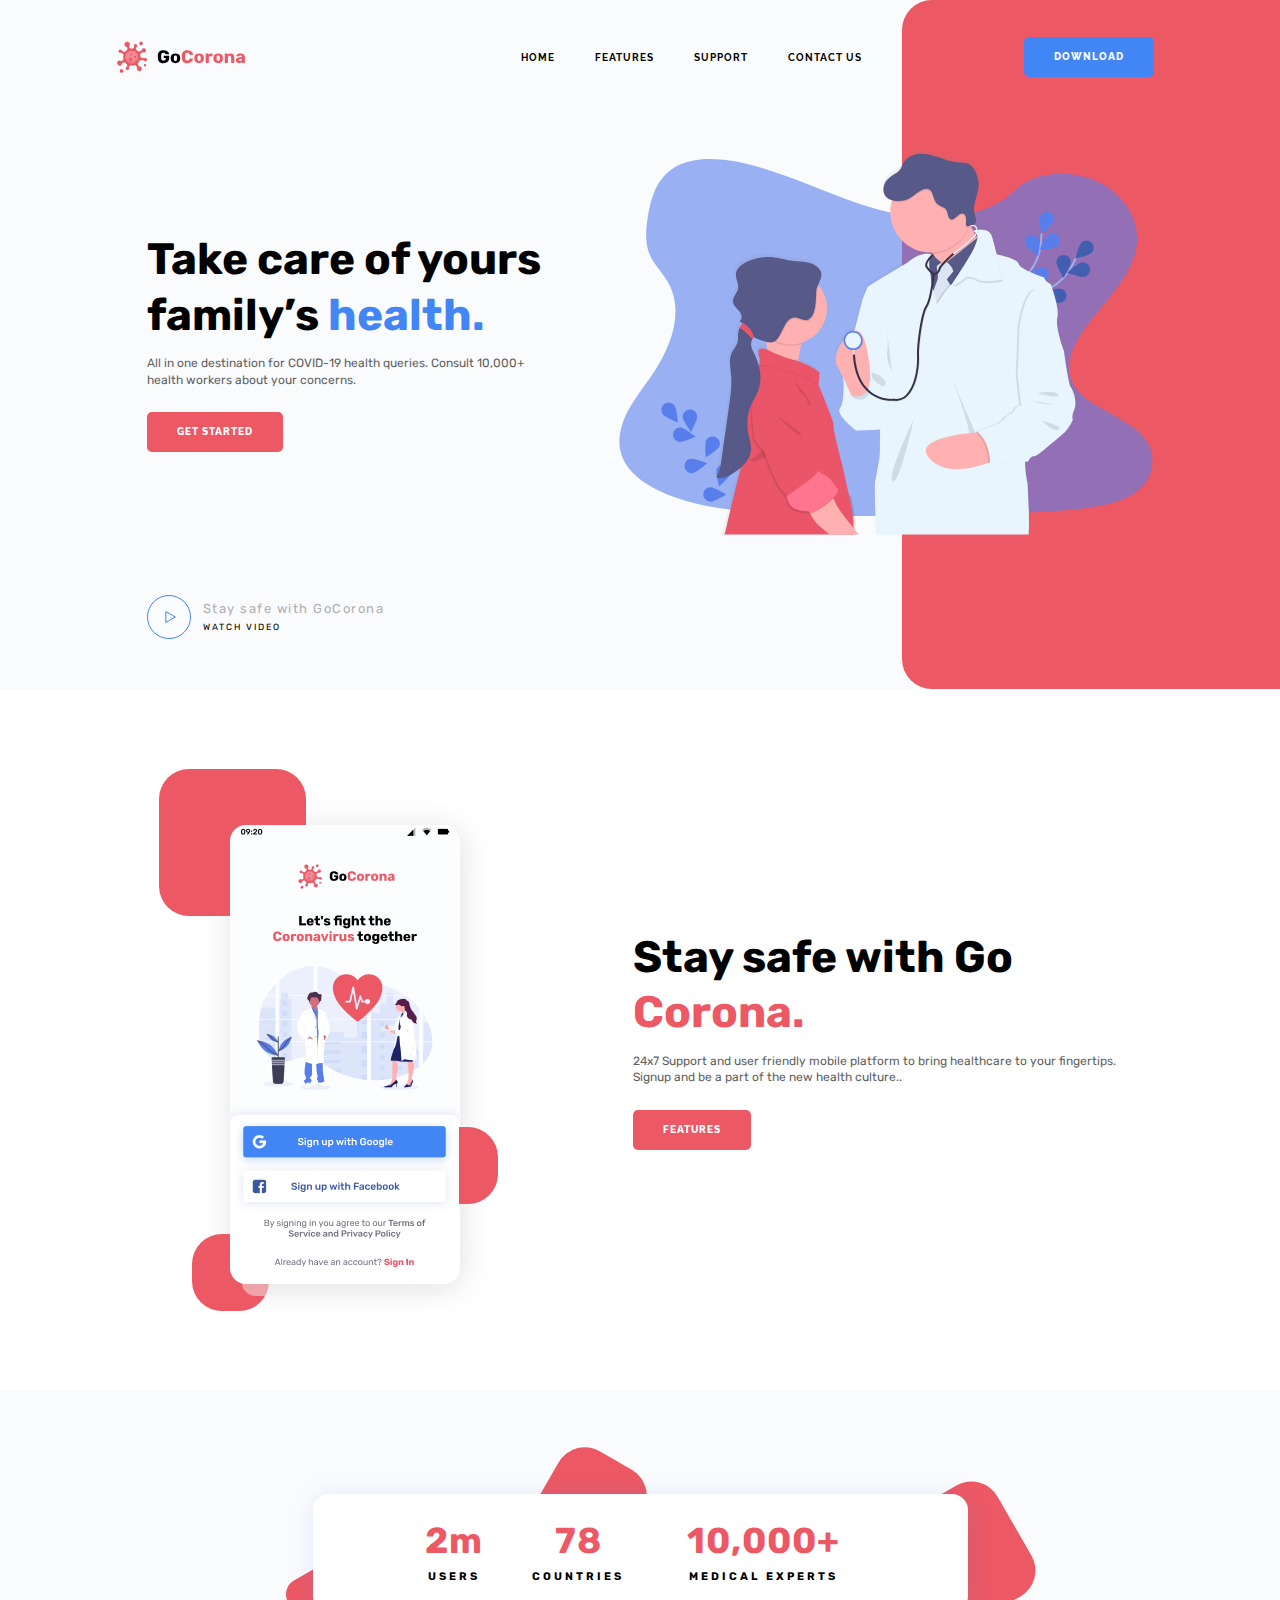
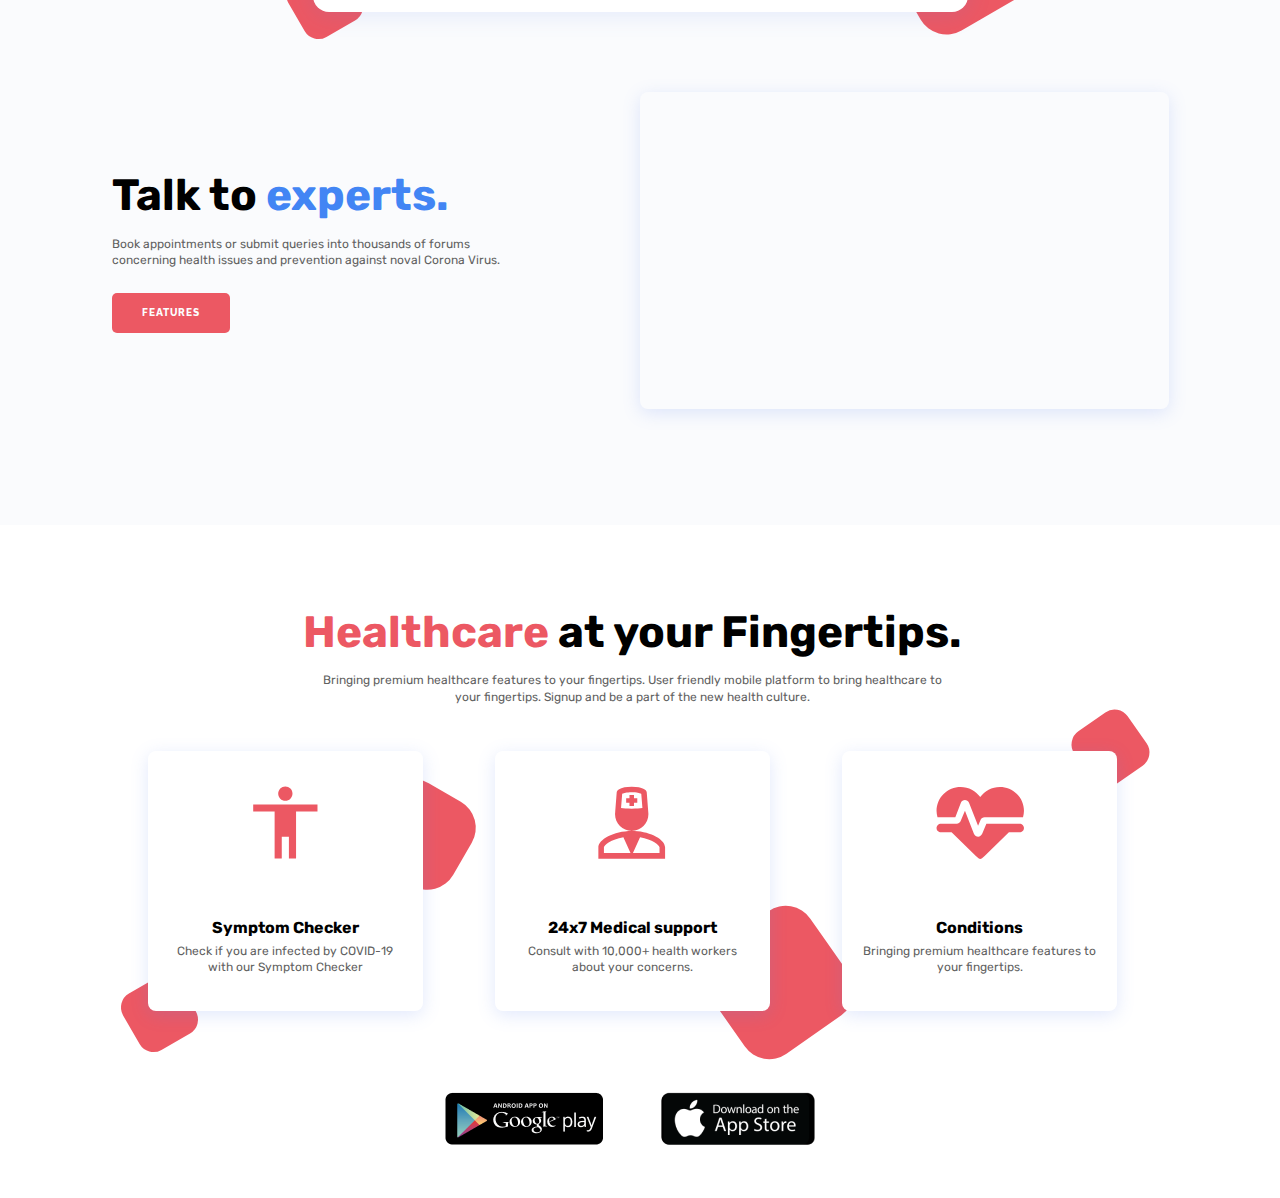
<file: GoCorona/index.html>
<!DOCTYPE html>
<html lang="en">

<head>
	<meta charset="UTF-8">
	<meta http-equiv="X-UA-Compatible" content="IE=edge">
	<meta name="viewport" content="width=device-width, initial-scale=1.0">
	<link href="https://fonts.googleapis.com/css?family=Rubik:regular,700&display=swap" rel="stylesheet" />
	<link href="https://fonts.googleapis.com/css?family=Raleway:700,800&display=swap" rel="stylesheet" />
	<link rel="stylesheet" href="./css/style.css">
	<title>Document</title>

</head>

<body>
	<div class="wrapper">
		<header id="open" class="header">
			<div id="close" class="header__container">
				<a href="" class="header__logo">
					<img src="./img/logo.svg" alt="logo">
				</a>
				<div class="header__menu menu">
					<nav class="menu__body">
						<ul class="menu__list">
							<li class="menu__item"><a href="" class="menu__link">HOME</a></li>
							<li class="menu__item"><a href="" class="menu__link">FEATURES</a></li>
							<li class="menu__item"><a href="" class="menu__link">SUPPORT</a></li>
							<li class="menu__item"><a href="" class="menu__link">CONTACT US</a></li>
						</ul>
					</nav>
				</div>
				<div class="header__button">
					<a href="" class="button button_blue">DOWNLOAD</a>
					<a href="#open" class="icon__menu"><span></span></a>
					<a href="#close" class="close-icon__menu"></a>
				</div>
			</div>
		</header>
		<main>
			<section class="get-started">
				<div class="get-started__container">
					<div class="get-started__content">
						<div class="get-started__block-text block-text">
							<h1 class="block-text__title block-text__title_blue">Take care of yours family’s
								<span>health.</span>
							</h1>
							<div class="block-text__text">All in one destination for COVID-19 health queries. Consult 10,000+
								health workers about your concerns.</div>
							<a href="" class="block-text__button button">GET STARTED</a>
						</div>
					</div>
					<div class="get-started__image">
						<img src="img/get-started/image.svg" alt="image">
					</div>
					<div class="get-started__video">
						<a href="" class="video-get-started">
							<div class="video-get-started__icon">
								<img src="img/get-started/play.svg" alt="button play">
							</div>
							<div class="video-get-started__body">
								<div class="video-get-started__title">Stay safe with GoCorona</div>
								<div class="video-get-started__text">Watch Video</div>
							</div>
						</a>
					</div>
				</div>
			</section>
			<section class="stay-safe">
				<div class="stay-safe__container">
					<div class="stay-safe__media">
						<div class="media-stay-safe">
							<div class="media-stay-safe__image">
								<img src="img/stay-safe/app.png" alt="app">
							</div>
							<div class="media-stay-safe__item media-stay-safe__item_1"></div>
							<div class="media-stay-safe__item media-stay-safe__item_2"></div>
							<div class="media-stay-safe__item media-stay-safe__item_3"></div>
						</div>
					</div>
					<div class="stay-safe__content">
						<div class="stay-safe__block-text block-text">
							<h2 class="block-text__title">Stay safe with Go <span>Corona.</span>
							</h2>
							<div class="block-text__text">24x7 Support and user friendly mobile platform to bring healthcare to
								your fingertips. Signup and be a part of the new health culture..</div>
							<a href="" class="block-text__button button">Features</a>
						</div>
					</div>
				</div>
			</section>
			<section class="experts">
				<div class="experts__container">
					<div class="experts__statistics statistics-experts">
						<div class="statistics-experts__body body-statistics-experts">
							<div class="body-statistics-expert__item">
								<div class="body-statistics-experts__value">2m</div>
								<div class="body-statistics-experts__text">Users</div>
							</div>
							<div class="body-statistics-expert__item">
								<div class="body-statistics-experts__value">78</div>
								<div class="body-statistics-experts__text">Countries</div>
							</div>
							<div class="body-statistics-expert__item">
								<div class="body-statistics-experts__value">10,000+</div>
								<div class="body-statistics-experts__text">Medical experts</div>
							</div>
						</div>
						<div class="statistics-experts__decor statistics-experts__decor_1"></div>
						<div class="statistics-experts__decor statistics-experts__decor_2"></div>
						<div class="statistics-experts__decor statistics-experts__decor_3"></div>
					</div>
					<div class="experts__body">
						<div class="experts__content">
							<div class="experts__block-text block-text">
								<h2 class="block-text__title block-text__title_blue">Talk to<span> experts.</span></h2>
								<div class="block-text__text">Book appointments or submit queries into thousands of forums
									concerning health issues and prevention against noval Corona Virus.</div>
								<a href="" class="block-text__button button">Features</a>
							</div>
						</div>
						<div class="experts__video">
							<iframe src="https://www.youtube.com/embed/DSAtgK1ZYLg" title="YouTube video player"
								frameborder="0"
								allow="accelerometer; autoplay; clipboard-write; encrypted-media; gyroscope; picture-in-picture"
								allowfullscreen></iframe>
						</div>
					</div>
				</div>
			</section>
			<section class="healthcare">
				<div class="healthcare__container">
					<div class="healthcare__block-text block-text block-text_center">
						<h2 class="block-text__title"><span>Healthcare</span> at your Fingertips.</h2>
						<div class="block-text__text block-text__text_mw">Bringing premium healthcare features to your
							fingertips. User friendly mobile platform to bring healthcare to your fingertips. Signup and be a
							part
							of the new health culture.</div>
					</div>
					<div class="healthcare__items">
						<div class="healthcare__column healthcare__column_1">
							<div class="healthcare__item item-healthcare">
								<div class="item-healthcare__icon">
									<img src="../GoCorona/img/healthcare/01.svg" alt="icon1">
								</div>
								<div class="item-healthcare__title">Symptom Checker</div>
								<div class="item-healthcare__text">Check if you are infected by COVID-19 with our Symptom
									Checker
								</div>
							</div>
						</div>
						<div class="healthcare__column healthcare__column_2">
							<div class="healthcare__item item-healthcare">
								<div class="item-healthcare__icon">
									<img src="../GoCorona/img/healthcare/02.svg" alt="icon2">
								</div>
								<div class="item-healthcare__title">24x7 Medical support</div>
								<div class="item-healthcare__text">Consult with 10,000+ health workers about your concerns.
								</div>
							</div>
						</div>
						<div class="healthcare__column healthcare__column_3">
							<div class="healthcare__item item-healthcare">
								<div class="item-healthcare__icon">
									<img src="../GoCorona/img/healthcare/03.svg" alt="icon3">
								</div>
								<div class="item-healthcare__title">Conditions</div>
								<div class="item-healthcare__text">Bringing premium healthcare features to your fingertips.
								</div>
							</div>
						</div>
					</div>
				</div>
			</section>
		</main>
		<footer class="footer">
			<div class="footer__container">
				<div class="footer__items">
					<a href="#" class="footer__item">
						<img src="../GoCorona/img/google-play.png" alt="google">
					</a>
					<a href="#" class="footer__item">
						<img src="../GoCorona/img/app-store.png" alt="app-store">
					</a>
				</div>
			</div>
		</footer>
	</div>
</body>

</html>
</file>
<file: GoCorona/css/style.css>
/*Обнуление*/
*,
*::before,
*::after {
	padding: 0;
	margin: 0;
	border: 0;
	box-sizing: border-box;
}

a {
	text-decoration: none;
}

ul,
ol,
li {
	list-style: none;
}

img {
	vertical-align: top;
}

h1,
h2,
h3,
h4,
h5,
h6 {
	font-size: inherit;
	font-weight: inherit;
}

html,
body {
	height: 100%;
	line-height: 1;
}

body {
	font-family: Rubik;
	font-size: 12px;
	color: #616161;
}

/* --------------------- */
.wrapper {
	overflow: hidden;
	display: flex;
	flex-direction: column;
	min-height: 100%;
}

/* -------------------- */

.main {
	flex: 1 1 auto;
}

[class*="__container"] {
	max-width: 1057px;
	margin: 0px auto;
	padding: 0px 15px 0px 0px;
}

/* PC */
@media (max-width: 1087px) {
	[class*="__container"] {
		max-width: 970px;
	}
}

/* TABLET */
@media (max-width: 991.98px) {
	[class*="__container"] {
		max-width: 750px;
	}
}

/* MOBILE */
@media (max-width: 767.98px) {
	[class*="__container"] {
		max-width: none;
	}
}

/* MOBILE SMALL */
@media (max-width: 479.98px) {}

.header {
	position: absolute;
	width: 100%;
	top: 0px;
	left: 0px;
	z-index: 50;
}

.header__container {
	display: flex;
	min-height: 114px;
	align-items: center;
}

.header__logo {
	position: relative;
	z-index: 5;
}

.header__menu {
	flex: 1 1 auto;
}

.header__button {
	position: relative;
	z-index: 5;
	flex: 0 0 252px;
	display: flex;
	justify-content: flex-end;
	align-items: center;
}

.menu {
	display: flex;
	justify-content: flex-end;
}

.menu__list {
	display: flex;
}

.menu__item {
	margin: 0px 40px 0px 0px;
}

.menu__link {
	font-family: Raleway;
	text-transform: uppercase;
	font-weight: 700;
	font-size: 10px;
	line-height: 1.2;
	color: #000;
	letter-spacing: 1px;
}

.menu__link:hover {
	text-decoration: underline;
}

@media (max-width: 991.98px) {
	.header__container {
		min-height: 80px;
	}

	.header__button {
		flex: 0 0 170px;
	}

	.menu__item {
		margin: 0px 30px 0px 0px;
	}
}

@media (max-width: 767.98px) {
	.menu__body {
		position: fixed;
		top: 0px;
		left: -100%;
		width: 100%;
		height: 100%;
		overflow: auto;
		background-color: #fff;
		padding: 90px 15px 30px 15px;
		transition: left 0.3s ease 0s;
	}

	.header:target .menu__body {
		left: 0;
	}

	.header:target .menu__body::before {
		content: "";
		position: fixed;
		top: 0;
		left: 0;
		height: 80px;
		width: 100%;
		background-color: #fff;
	}

	.menu__list {
		flex-direction: column;
		justify-content: center;
		align-items: center;
	}

	.menu__item {
		margin: 0px 0px 25px 0px;
	}

	.menu__item:last-child {
		margin: 0px;
	}

	.menu__link {
		font-size: 20px;
	}
}

@media (max-width: 479.98px) {
	.header__logo {
		flex: 0 0 40px;
		overflow: hidden;
	}
}

/* ---------------------------------- */
.button {
	display: inline-block;
	font-family: Raleway;
	text-transform: uppercase;
	font-weight: 800;
	font-size: 10px;
	line-height: 1.2;
	letter-spacing: 1px;
	color: #FCFDFE;
	padding: 14px 30px;
	border-radius: 5px;
	background-color: #EC5863;
	transition: background-color 0.3s ease 0s;
}

.button:hover {
	background-color: #f0868d;
}

.button_blue {
	background-color: #4285F4;
}

.button:hover {
	background-color: #80abf0;
}

/* -------------------------------- */
.close-icon__menu,
.icon__menu {
	display: none;
}

@media (max-width: 767.98px) {
	.icon__menu {
		display: flex;
		position: relative;
		flex: 0 0 30px;
		height: 18px;
		flex-direction: column;
		justify-content: space-between;
		margin: 0px 0px 0px 20px;
	}

	.icon__menu::before,
	.icon__menu::after {
		content: "";
		background-color: #000;
		height: 2px;
	}

	.icon__menu span {
		height: 2px;
		background-color: #000;
	}

	.close-icon__menu {
		flex: 0 0 30px;
		height: 30px;
		position: relative;
		margin: 0px 0px 0px 20px;
	}

	.close-icon__menu::before,
	.close-icon__menu::after {
		content: "";
		position: absolute;
		top: 50%;
		left: 0;
		width: 100%;
		background-color: #000;
		height: 2px;
	}

	.close-icon__menu::before {
		transform: rotate(45deg);
	}

	.close-icon__menu::after {
		transform: rotate(-45deg);
	}

	.header:target .icon__menu {
		display: none;
	}

	.header:target .close-icon__menu {
		display: flex;
	}
}

/* =============================================== */
.block-text {}

.block-text_center {
	text-align: center;
}

.block-text__title {
	font-weight: 700;
	font-size: 44px;
	line-height: 126%;
	color: #000;
}

.block-text__title:not(:last-child) {
	margin: 0px 0px 12px 0px;
}

.block-text__title span {
	color: #EC5863;
}

.block-text__title_blue span {
	color: #4285F4;
}

.block-text__text {
	line-height: 138.5%;
}

.block-text__text_mw {
	max-width: 620px;
	margin: 0px auto;
}

.block-text__text:not(:last-child) {
	margin: 0px 0px 24px 0px;
}

.block-text__button {}

@media (max-width: 767.98px) {
	.block-text__title {
		font-size: 34px;
	}
}

/* =============================================== */
.get-started {
	background-color: #FAFBFD;
}

.get-started__container {
	padding: 150px 15px 50px 15px;
	display: flex;
	align-items: center;
	flex-wrap: wrap;
	position: relative;
}

.get-started__container::before {
	content: "";
	position: absolute;
	width: 100vw;
	height: 100%;
	right: 267px;
	top: 0;
	transform: translate(100%, 0px);
	border-radius: 30px 0px 0px 30px;
	background-color: #EC5863;
}

.get-started__content {
	flex: 0 1 48%;
	padding: 0px 20px;
}

.get-started__block-text {
	max-width: 410px;
}

.get-started__video {
	flex: 1 1 100%;
	margin: 60px 0px 0px 20px;
}

.get-started__image {
	flex: 0 1 52%;
	position: relative;
	z-index: 2;
}

.get-started__image img {
	max-width: 100%;
}

.video-get-started {
	display: inline-flex;
	align-items: center;
}

.video-get-started__icon {
	flex: 0 0 44px;
}

.video-get-started__body {
	padding: 0px 0px 0px 12px;
}

.video-get-started__title {
	color: #B0B0B0;
	font-size: 13px;
	line-height: 126%;
	letter-spacing: 1.5px;
}

.video-get-started__title:not(:last-child) {
	margin: 0px 0px 5px 0px;
}

.video-get-started__text {
	text-transform: uppercase;
	font-size: 9px;
	color: #000;
	line-height: 126%;
	letter-spacing: 2px;
}

@media (max-width: 991.98px) {
	.get-started__container::before {
		right: 185px;
		border-radius: 20px 0px 0px 20px;
	}
}

@media (max-width: 767.98px) {
	.get-started__container {
		padding: 100px 15px 30px 15px;
	}

	.get-started__container::before {
		display: none;
	}

	.get-started__block-text {
		max-width: none;
	}

	.get-started__content {
		flex: 1 1 100%;
		padding: 0;
	}

	.get-started__image {
		flex: 1 1 100%;
		text-align: center;
		padding: 30px 0;
	}

	.get-started__video {
		padding: 0;
	}
}

/* ===================================================== */
.stay-safe {
	padding: 80px 0px;
}

.stay-safe__container {
	display: flex;
	align-items: center;
}

.stay-safe__media {
	flex: 0 1 50%;

}

.stay-safe__content {
	flex: 0 1 50%;
}

.stay-safe__block-text {}

.media-stay-safe {
	width: 373px;
	padding: 56px 0px 27px 0px;
	text-align: center;
	position: relative;
}

.media-stay-safe__image {
	display: inline-block;
	box-shadow: 2px 4px 32px rgba(0, 0, 0, 0.12);
	border-radius: 16px;
	position: relative;
	width: 61.5%;
}

.media-stay-safe__image img {
	position: relative;
	z-index: 5;
	max-width: 100%;
}

.media-stay-safe__image::after {
	content: "";
	position: absolute;
	bottom: -12px;
	left: 12px;
	width: 206px;
	height: 27px;
	z-index: 2;
	background: rgba(240, 240, 240, 0.49);
	border-radius: 16px;
}

.media-stay-safe__item {
	position: absolute;
	background-color: #EC5863;
	border-radius: 30px;
	width: 77px;
	height: 77px;
}

.media-stay-safe__item_1 {
	top: 0;
	left: 0;
	width: 147px;
	height: 147px;
}

.media-stay-safe__item_2 {
	bottom: 0;
	left: 33px;
}

.media-stay-safe__item_3 {
	bottom: 107px;
	right: 34px;
}

@media (max-width: 991.98px) {
	.stay-safe {
		padding: 40px 0;
	}
}

@media (min-width: 991.98px) {
	.stay-safe__media {
		padding: 0px 0px 0px 47px;
	}
}

@media (max-width: 767.98px) {
	.stay-safe {
		padding: 30px 20px;
	}

	.stay-safe__container {
		flex-direction: column-reverse;
	}

	.stay-safe__content {
		margin: 0px 0px 30px 0px;
	}
}

@media (max-width: 479.98px) {
	.media-stay-safe {
		width: 290px;
	}
}

/* ====================================================== */
.experts {
	background-color: #FAFBFD;
	padding: 103px 0px 116px 0px;

}

.experts__container {
	padding: 0px;
}

.experts__statistics {}

.experts__block-text {
	max-width: 400px;
}

.statistics-experts {
	max-width: 655px;
	margin: 0px auto;
	position: relative;
}

.experts__body {
	display: flex;
	align-items: center;
}

.experts__content {
	flex: 0 1 50%;
	padding: 0px 20px 0px 0px;
}

.experts__video {
	flex: 0 1 50%;
	padding: 0px 0px 30% 0px;
	position: relative;
	box-shadow: 0px 4px 18px rgba(88, 126, 236, 0.18);
	border-radius: 8px;
	overflow: hidden;
}

.experts__video iframe {
	position: absolute;
	width: 100%;
	height: 100%;
	top: 0;
	left: 0;
	object-fit: cover;
}

@media (max-width: 767.98px) {
	.experts {
		padding: 80px 0px 30 0px;
	}

	.experts__body {
		align-items: stretch;
		flex-direction: column;
	}

	.experts__video {
		padding: 0px 0px 58% 0px;
	}

	.experts__content {
		padding: 0px;
		margin: 0px0px 30px 0px;
	}
}

.statistics-experts__body {
	background-color: #FFFFFF;
	box-shadow: 0px 2px 24px rgba(88, 126, 236, 0.15);
	border-radius: 16px;
	position: relative;
	z-index: 2;
	margin: 0px 0px 80px 0px;
}

.statistics-experts__decor {
	position: absolute;
	background-color: #EC5863;
	border-radius: 30px;
}

.statistics-experts__decor_1 {
	width: 65px;
	height: 65px;
	transform: rotate(-30deg);
	bottom: -21px;
	left: -21px;
	border-radius: 16px;

}

.statistics-experts__decor_2 {
	width: 97px;
	height: 97px;
	right: 50%;
	top: -40px;
	transform: rotate(30deg);
}

.statistics-experts__decor_3 {
	width: 128px;
	height: 128px;
	right: -55px;
	top: -0px;
	transform: rotate(-30deg);
}

.body-statistics-experts {
	padding: 25px 80px;
	display: flex;
	align-items: center;
}

.body-statistics-expert__item {
	flex: 1 1 25%;
	text-align: center;
}

.body-statistics-expert__item:last-child {
	flex: 0 1 50%;
}

.body-statistics-experts__value {
	font-weight: 700;
	font-size: 36px;
	line-height: 1.2;
	letter-spacing: 1px;
	color: #EC5863;
	margin-bottom: 5px;
}

.body-statistics-experts__text {
	font-weight: bold;
	font-size: 11px;
	line-height: 1.8;
	letter-spacing: 3px;
	text-transform: uppercase;
	color: #000;
}

@media (max-width: 767.98px) {
	.statistics-experts__body {
		margin: 0px 0px 50px 0px;
	}

	.body-statistics-experts {
		padding: 25px;
	}
}

@media (max-width: 479.98px) {
	.body-statistics-experts {
		flex-direction: column;
	}

	.body-statistics-experts__item:not(:last-child) {
		margin: 0px 0px 15px 0px;
	}
}

/* ========================================= */

.healthcare {
	padding: 80px 0px 30px 0px;
}

.healthcare__container {}

.healthcare__block-text {
	margin: 0px 0px 45px 0px;
}

.healthcare__items {
	display: flex;
}

.healthcare__column {
	position: relative;
	padding: 0px 36px;
	flex: 0 1 33.333%;
}

.healthcare__item {
	
}

.item-healthcare {
	height: 100%;
	position: relative;
	z-index: 2;
	background: #ffffff;
	box-shadow: 0px 4px 18px rgba(88, 126, 236, 0.18);
	border-radius: 8px;
	display: flex;
	flex-direction: column;
	align-items: center;
	text-align: center;
	padding: 35px 17px;
}

.item-healthcare__icon {
	margin: 0px 0px 58px 0px;
}

.item-healthcare__title {
	font-weight: 700;
	font-size: 16px;
	line-height: 138.5%;
	color: #000;
	margin: 0px 0px 4px 0px;
}

.item-healthcare__text {
	line-height: 138.5%;
}

.healthcare__column_1::before,
.healthcare__column_1::after {
	content: "";
	position: absolute;
	background-color: #EC5863;
	border-radius: 16px;
}


.healthcare__column_1::before {
	width: 65px;
	height: 65px;
	bottom: -35px;
	left: 15px;
	transform: rotate(-30deg);
}
.healthcare__column_1::after {
	width: 97px;
	height: 97px;
	top: 35px;
	right: -10px;
	border-radius: 30px;
	transform: rotate(30deg);
}

.healthcare__column_2::after {
	content: "";
	position: absolute;
	background-color: #EC5863;
	width: 127px;
	height: 127px;
	bottom: -35px;
	right: -35px;
	border-radius: 30px;
	transform: rotate(55deg);
}
.healthcare__column_3::after {
	content: "";
	position: absolute;
	background-color: #EC5863;
	width: 65px;
	height: 65px;
	top: -35px;
	right: 10px;
	border-radius: 16px;
	transform: rotate(55deg);
}

@media (max-width: 1087px) {
	.healthcare__column {
		padding: 0px 15px;
	}
}

@media (max-width: 991.98px) {
	.healthcare {
		padding: 30px 0px 30px 0px
	}
	.healthcare__items {
		flex-direction: column;
	}
	.healthcare__column:not(:last-child) {
		margin: 0px 0px 25px 0px;
	}
}

/* ================================================ */

.footer {
	padding: 45px 0px;
}
.footer__container {

}
.footer__items {
	display: flex;
	column-gap: 50px;
	row-gap: 20px;
	justify-content: center;
	align-items: center;
}
.footer__item {
}
@media (max-width:500px) {
	.footer {
		padding: 30px 0px;
	}
	.footer__items {
		flex-direction: column;
	}
}
</file>
